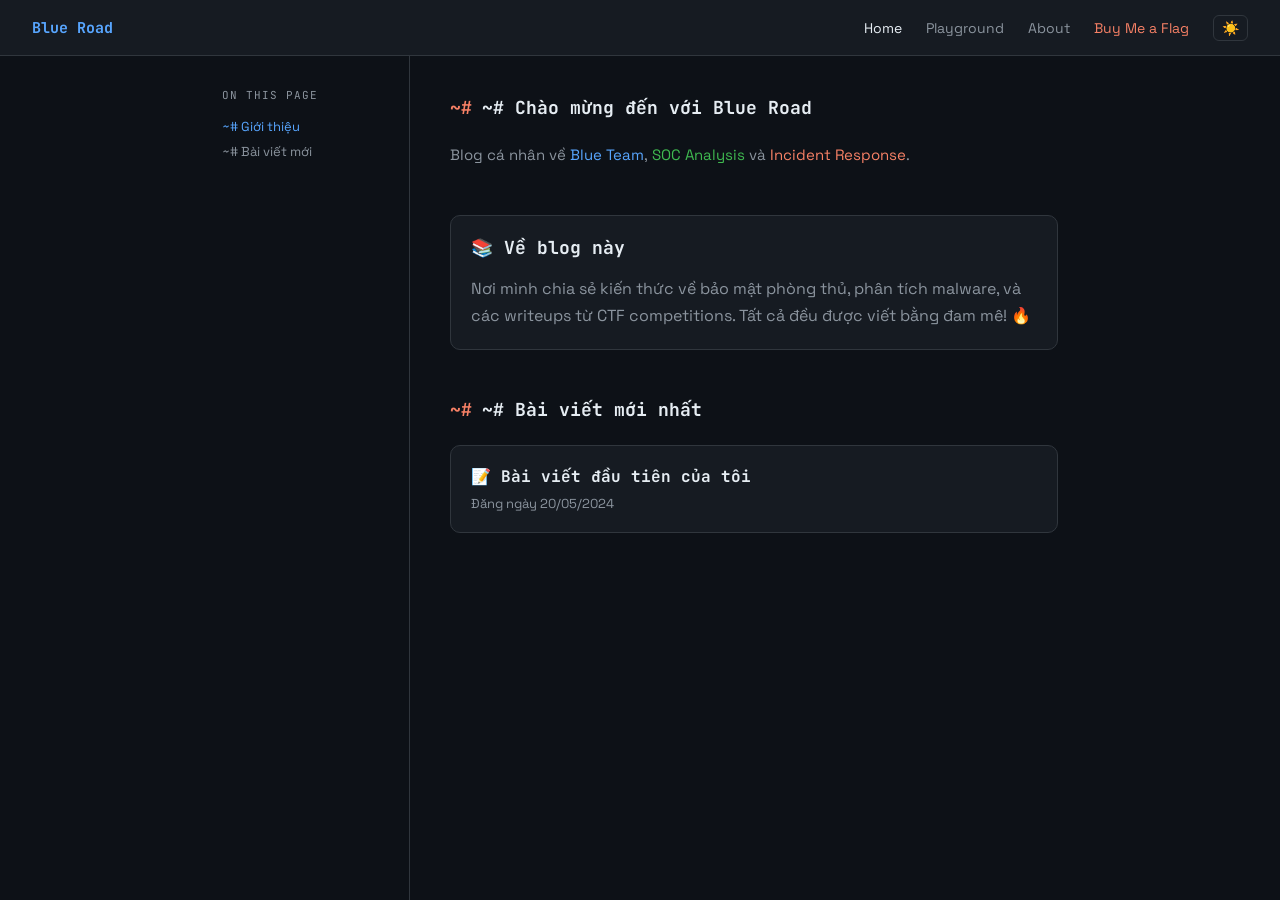
<file: index.html>
<!DOCTYPE html>
<html lang="vi" data-theme="dark">
<head>
    <meta charset="UTF-8">
    <meta name="viewport" content="width=device-width, initial-scale=1.0">
    <title>Blue Road - Security Blog</title>
    <link rel="stylesheet" href="style.css">
</head>
<body>
    <nav>
        <div class="nav-brand">Blue Road</div>
        <ul class="nav-links">
            <li><a href="index.html" class="active">Home</a></li>
            <li><a href="playground/index.html">Playground</a></li>
            <li><a href="about/index.html">About</a></li>
            <li><a href="#" class="flag">Buy Me a Flag </a></li>
            <li><button class="theme-btn" id="theme-btn" onclick="toggleTheme()">☀️</button></li>
        </ul>
    </nav>

    <div class="layout">
        <!-- SIDEBAR (Giữ nguyên phong cách On This Page) -->
        <aside class="sidebar">
            <div class="sidebar-section">
                <div class="sidebar-label">ON THIS PAGE</div>
                <a href="#intro" class="sidebar-link active">~# Giới thiệu</a>
                <a href="#latest" class="sidebar-link">~# Bài viết mới</a>
            </div>
        </aside>

        <!-- NỘI DUNG CHÍNH (Đã xóa phần CTF Results) -->
        <main class="main">
            <div id="intro" style="margin-bottom: 3rem;">
                <h1 class="section-heading">~# Chào mừng đến với Blue Road</h1>
                <p style="color: var(--muted); line-height: 1.6; font-size: 15px;">
                    Blog cá nhân về <span style="color: var(--blue);">Blue Team</span>, 
                    <span style="color: var(--green);">SOC Analysis</span> và 
                    <span style="color: var(--accent);">Incident Response</span>.
                </p>
            </div>

            <div class="card" style="margin-bottom: 3rem;">
                <h2 style="font-family: var(--font-mono); font-size: 18px; margin-bottom: 1rem; color: var(--text);">
                    📚 Về blog này
                </h2>
                <p style="color: var(--muted); line-height: 1.7;">
                    Nơi mình chia sẻ kiến thức về bảo mật phòng thủ, phân tích malware, 
                    và các writeups từ CTF competitions. Tất cả đều được viết bằng đam mê! 🔥
                </p>
            </div>

            <div id="latest">
                <h2 class="section-heading">~# Bài viết mới nhất</h2>
                
                <div class="card" style="margin-bottom: 1rem;">
                    <h3 style="font-family: var(--font-mono); font-size: 16px; margin-bottom: 0.5rem;">
                        <a href="#" style="color: var(--text);">📝 Bài viết đầu tiên của tôi</a>
                    </h3>
                    <p style="color: var(--muted); font-size: 13px;">Đăng ngày 20/05/2024</p>
                </div>
            </div>
        </main>
    </div>

    <script src="main.js"></script>
</body>
</html>
</file>
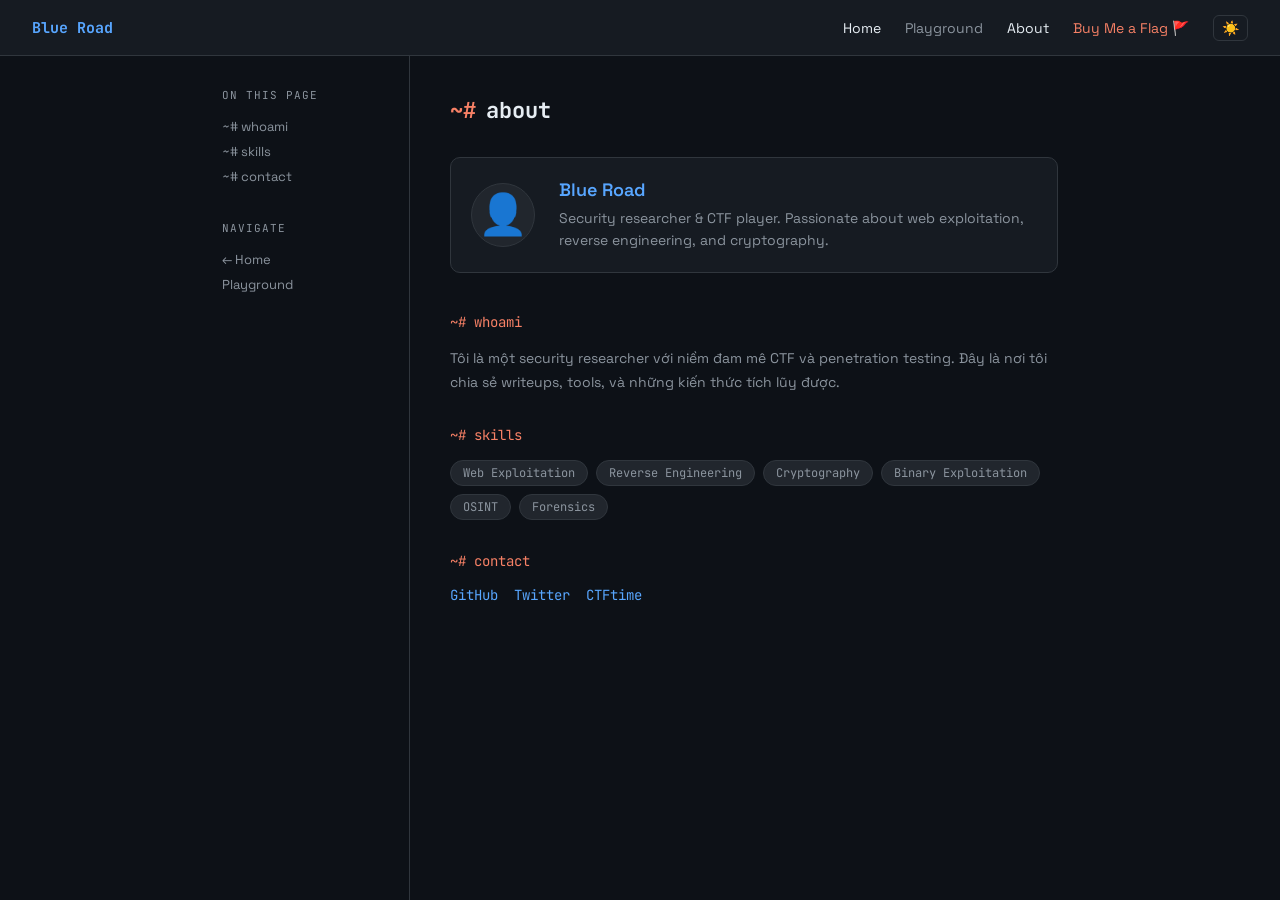
<file: about/index.html>
<!DOCTYPE html>
<html lang="vi" data-theme="dark">
<head>
  <meta charset="UTF-8"/>
  <meta name="viewport" content="width=device-width, initial-scale=1.0"/>
  <title>About — Blue Road</title>
  <link rel="stylesheet" href="../style.css"/>
  <style>
    .about-card { display:flex; align-items:center; gap:1.5rem; margin-bottom:2.5rem; }
    .avatar { font-size:2.5rem; width:64px; height:64px; display:flex; align-items:center; justify-content:center; background:var(--bg3); border-radius:50%; flex-shrink:0; border:1px solid var(--border); }
    .about-name { font-size:18px; font-weight:600; color:var(--blue); margin-bottom:6px; }
    .about-bio { font-size:14px; color:var(--muted); line-height:1.6; }
    .about-section { margin-bottom:2rem; }
    .about-sub { font-family:var(--font-mono); font-size:14px; color:var(--accent); margin-bottom:1rem; }
    .about-text { font-size:14px; color:var(--muted); line-height:1.7; }
    .skills { display:flex; flex-wrap:wrap; gap:8px; }
    .skill { background:var(--bg3); border:1px solid var(--border); border-radius:20px; padding:4px 12px; font-family:var(--font-mono); font-size:12px; color:var(--muted); }
    .contacts { display:flex; gap:1rem; flex-wrap:wrap; }
    .contact-link { color:var(--blue); font-size:14px; font-family:var(--font-mono); }
    .contact-link:hover { text-decoration:underline; }
  </style>
</head>
<body>

<nav>
  <a href="../index.html" class="nav-brand">Blue Road</a>
  <ul class="nav-links">
    <li><a href="../index.html">Home</a></li>
    <li><a href="../playground/index.html">Playground</a></li>
    <li><a href="../about/index.html" class="active">About</a></li>
    <li><a href="#" class="flag">Buy Me a Flag 🚩</a></li>
    <li><button class="theme-btn" id="theme-btn" onclick="toggleTheme()">☀️</button></li>
  </ul>
</nav>

<div class="layout">
  <aside class="sidebar">
    <div class="sidebar-section">
      <div class="sidebar-label">on this page</div>
      <a class="sidebar-link" href="#whoami">~# whoami</a>
      <a class="sidebar-link" href="#skills">~# skills</a>
      <a class="sidebar-link" href="#contact">~# contact</a>
    </div>
    <div class="sidebar-section">
      <div class="sidebar-label">navigate</div>
      <a class="sidebar-link" href="../index.html">← Home</a>
      <a class="sidebar-link" href="../playground/index.html">Playground</a>
    </div>
  </aside>

  <main class="main">
    <h1 class="section-heading" style="font-size:22px;margin-bottom:2rem">about</h1>

    <div class="about-card card">
      <div class="avatar">👤</div>
      <div>
        <div class="about-name">Blue Road</div>
        <div class="about-bio">Security researcher & CTF player. Passionate about web exploitation, reverse engineering, and cryptography.</div>
      </div>
    </div>

    <div class="about-section" id="whoami">
      <div class="about-sub">~# whoami</div>
      <p class="about-text">Tôi là một security researcher với niềm đam mê CTF và penetration testing. Đây là nơi tôi chia sẻ writeups, tools, và những kiến thức tích lũy được.</p>
    </div>

    <div class="about-section" id="skills">
      <div class="about-sub">~# skills</div>
      <div class="skills">
        <span class="skill">Web Exploitation</span>
        <span class="skill">Reverse Engineering</span>
        <span class="skill">Cryptography</span>
        <span class="skill">Binary Exploitation</span>
        <span class="skill">OSINT</span>
        <span class="skill">Forensics</span>
      </div>
    </div>

    <div class="about-section" id="contact">
      <div class="about-sub">~# contact</div>
      <div class="contacts">
        <a href="#" class="contact-link">GitHub</a>
        <a href="#" class="contact-link">Twitter</a>
        <a href="#" class="contact-link">CTFtime</a>
      </div>
    </div>
  </main>
</div>

<script src="../main.js"></script>
</body>
</html>
</file>
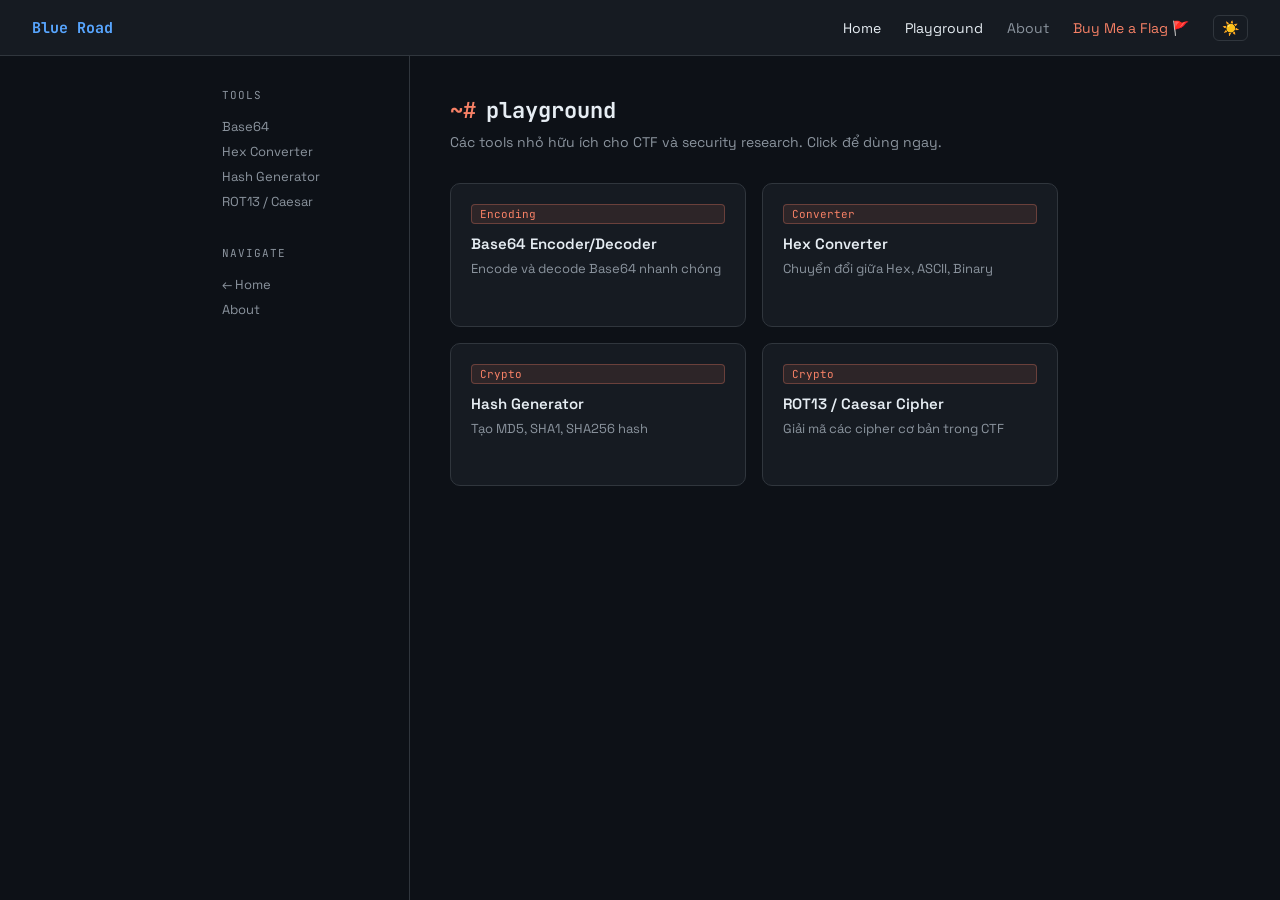
<file: playground/index.html>
<!DOCTYPE html>
<html lang="vi" data-theme="dark">
<head>
  <meta charset="UTF-8"/>
  <meta name="viewport" content="width=device-width, initial-scale=1.0"/>
  <title>Playground — Blue Road</title>
  <link rel="stylesheet" href="../style.css"/>
  <style>
    .pg-desc { color:var(--muted); font-size:14px; margin-bottom:2rem; }
    .tools-grid { display:grid; grid-template-columns:1fr 1fr; gap:1rem; margin-bottom:3rem; }
    .tool-card { background:var(--bg2); border:1px solid var(--border); border-radius:10px; padding:1.25rem; cursor:pointer; transition:border-color .2s, transform .15s; display:flex; flex-direction:column; gap:6px; }
    .tool-card:hover { border-color:var(--blue); transform:translateY(-2px); }
    .tool-tag { font-family:var(--font-mono); font-size:11px; color:var(--accent); background:rgba(247,129,102,.1); border:1px solid rgba(247,129,102,.3); border-radius:4px; padding:2px 8px; display:inline-block; margin-bottom:4px; }
    .tool-name { font-size:15px; font-weight:600; color:var(--text); }
    .tool-desc { font-size:13px; color:var(--muted); line-height:1.5; }
    .tool-arrow { font-size:16px; color:var(--blue); align-self:flex-end; opacity:0; transition:opacity .2s; }
    .tool-card:hover .tool-arrow { opacity:1; }
    /* Tool area */
    .tool-area { background:var(--bg2); border:1px solid var(--border); border-radius:10px; padding:1.5rem; margin-top:2rem; display:none; }
    .tool-area.active { display:block; }
    .tool-area h3 { font-family:var(--font-mono); font-size:15px; color:var(--accent); margin-bottom:1rem; }
    textarea, input[type=text] { width:100%; background:var(--bg3); border:1px solid var(--border); border-radius:6px; padding:.75rem; color:var(--text); font-family:var(--font-mono); font-size:13px; resize:vertical; outline:none; margin-bottom:.75rem; }
    textarea:focus, input[type=text]:focus { border-color:var(--blue); }
    .tool-btn { background:var(--blue); color:#fff; border:none; border-radius:6px; padding:6px 16px; font-size:13px; cursor:pointer; margin-right:8px; font-family:var(--font-body); transition:opacity .2s; }
    .tool-btn:hover { opacity:.85; }
    .tool-btn.secondary { background:var(--bg3); color:var(--text); border:1px solid var(--border); }
    .tool-output { background:var(--bg); border:1px solid var(--border); border-radius:6px; padding:.75rem; font-family:var(--font-mono); font-size:13px; color:var(--green); min-height:48px; margin-top:.75rem; word-break:break-all; }
    @media(max-width:520px) { .tools-grid { grid-template-columns:1fr; } }
  </style>
</head>
<body>

<nav>
  <a href="../index.html" class="nav-brand">Blue Road</a>
  <ul class="nav-links">
    <li><a href="../index.html">Home</a></li>
    <li><a href="../playground/index.html" class="active">Playground</a></li>
    <li><a href="../about/index.html">About</a></li>
    <li><a href="#" class="flag">Buy Me a Flag 🚩</a></li>
    <li><button class="theme-btn" id="theme-btn" onclick="toggleTheme()">☀️</button></li>
  </ul>
</nav>

<div class="layout">
  <aside class="sidebar">
    <div class="sidebar-section">
      <div class="sidebar-label">tools</div>
      <a class="sidebar-link" href="#" onclick="showTool('base64')">Base64</a>
      <a class="sidebar-link" href="#" onclick="showTool('hex')">Hex Converter</a>
      <a class="sidebar-link" href="#" onclick="showTool('hash')">Hash Generator</a>
      <a class="sidebar-link" href="#" onclick="showTool('rot13')">ROT13 / Caesar</a>
    </div>
    <div class="sidebar-section">
      <div class="sidebar-label">navigate</div>
      <a class="sidebar-link" href="../index.html">← Home</a>
      <a class="sidebar-link" href="../about/index.html">About</a>
    </div>
  </aside>

  <main class="main">
    <h1 class="section-heading" style="font-size:22px;margin-bottom:.5rem">playground</h1>
    <p class="pg-desc">Các tools nhỏ hữu ích cho CTF và security research. Click để dùng ngay.</p>

    <div class="tools-grid">
      <div class="tool-card" onclick="showTool('base64')">
        <span class="tool-tag">Encoding</span>
        <div class="tool-name">Base64 Encoder/Decoder</div>
        <div class="tool-desc">Encode và decode Base64 nhanh chóng</div>
        <span class="tool-arrow">→</span>
      </div>
      <div class="tool-card" onclick="showTool('hex')">
        <span class="tool-tag">Converter</span>
        <div class="tool-name">Hex Converter</div>
        <div class="tool-desc">Chuyển đổi giữa Hex, ASCII, Binary</div>
        <span class="tool-arrow">→</span>
      </div>
      <div class="tool-card" onclick="showTool('hash')">
        <span class="tool-tag">Crypto</span>
        <div class="tool-name">Hash Generator</div>
        <div class="tool-desc">Tạo MD5, SHA1, SHA256 hash</div>
        <span class="tool-arrow">→</span>
      </div>
      <div class="tool-card" onclick="showTool('rot13')">
        <span class="tool-tag">Crypto</span>
        <div class="tool-name">ROT13 / Caesar Cipher</div>
        <div class="tool-desc">Giải mã các cipher cơ bản trong CTF</div>
        <span class="tool-arrow">→</span>
      </div>
    </div>

    <!-- BASE64 -->
    <div class="tool-area" id="tool-base64">
      <h3>~# base64</h3>
      <textarea id="b64-input" rows="3" placeholder="Nhập text..."></textarea>
      <div>
        <button class="tool-btn" onclick="b64encode()">Encode</button>
        <button class="tool-btn secondary" onclick="b64decode()">Decode</button>
      </div>
      <div class="tool-output" id="b64-output">// output sẽ hiện ở đây</div>
    </div>

    <!-- HEX -->
    <div class="tool-area" id="tool-hex">
      <h3>~# hex converter</h3>
      <textarea id="hex-input" rows="3" placeholder="Nhập text hoặc hex (vd: 48 65 6c 6c 6f)..."></textarea>
      <div>
        <button class="tool-btn" onclick="toHex()">Text → Hex</button>
        <button class="tool-btn secondary" onclick="fromHex()">Hex → Text</button>
      </div>
      <div class="tool-output" id="hex-output">// output sẽ hiện ở đây</div>
    </div>

    <!-- HASH -->
    <div class="tool-area" id="tool-hash">
      <h3>~# hash generator</h3>
      <textarea id="hash-input" rows="3" placeholder="Nhập text cần hash..."></textarea>
      <div>
        <button class="tool-btn" onclick="genHash('SHA-1')">SHA-1</button>
        <button class="tool-btn" onclick="genHash('SHA-256')">SHA-256</button>
        <button class="tool-btn secondary" onclick="genHash('SHA-512')">SHA-512</button>
      </div>
      <div class="tool-output" id="hash-output">// output sẽ hiện ở đây</div>
    </div>

    <!-- ROT13 -->
    <div class="tool-area" id="tool-rot13">
      <h3>~# rot13 / caesar</h3>
      <textarea id="rot-input" rows="3" placeholder="Nhập text..."></textarea>
      <div style="display:flex;align-items:center;gap:8px;margin-bottom:.75rem">
        <label style="font-size:13px;color:var(--muted)">Shift:</label>
        <input type="text" id="rot-shift" value="13" style="width:60px;margin:0"/>
      </div>
      <div>
        <button class="tool-btn" onclick="rotCipher()">Encode / Decode</button>
      </div>
      <div class="tool-output" id="rot-output">// output sẽ hiện ở đây</div>
    </div>
  </main>
</div>

<script src="../main.js"></script>
<script>
function showTool(id) {
  document.querySelectorAll('.tool-area').forEach(el => el.classList.remove('active'));
  const el = document.getElementById('tool-' + id);
  if (el) { el.classList.add('active'); el.scrollIntoView({ behavior: 'smooth', block: 'nearest' }); }
}

function b64encode() {
  try { document.getElementById('b64-output').textContent = btoa(unescape(encodeURIComponent(document.getElementById('b64-input').value))); }
  catch(e) { document.getElementById('b64-output').textContent = 'Error: ' + e.message; }
}
function b64decode() {
  try { document.getElementById('b64-output').textContent = decodeURIComponent(escape(atob(document.getElementById('b64-input').value))); }
  catch(e) { document.getElementById('b64-output').textContent = 'Error: invalid base64'; }
}

function toHex() {
  const t = document.getElementById('hex-input').value;
  document.getElementById('hex-output').textContent = Array.from(t).map(c => c.charCodeAt(0).toString(16).padStart(2,'0')).join(' ');
}
function fromHex() {
  try {
    const h = document.getElementById('hex-input').value.replace(/\s/g,'');
    document.getElementById('hex-output').textContent = h.match(/.{1,2}/g).map(b => String.fromCharCode(parseInt(b,16))).join('');
  } catch(e) { document.getElementById('hex-output').textContent = 'Error: invalid hex'; }
}

async function genHash(algo) {
  const text = document.getElementById('hash-input').value;
  const buf = await crypto.subtle.digest(algo, new TextEncoder().encode(text));
  document.getElementById('hash-output').textContent = Array.from(new Uint8Array(buf)).map(b=>b.toString(16).padStart(2,'0')).join('');
}

function rotCipher() {
  const text = document.getElementById('rot-input').value;
  const shift = parseInt(document.getElementById('rot-shift').value) || 13;
  const result = text.replace(/[a-zA-Z]/g, c => {
    const base = c <= 'Z' ? 65 : 97;
    return String.fromCharCode((c.charCodeAt(0) - base + shift) % 26 + base);
  });
  document.getElementById('rot-output').textContent = result;
}
</script>
</body>
</html>
</file>
<file: style.css>
@import url('https://fonts.googleapis.com/css2?family=JetBrains+Mono:wght@400;500;700&family=Space+Grotesk:wght@300;400;500;600&display=swap');

:root {
  --bg: #0d1117; --bg2: #161b22; --bg3: #21262d;
  --border: #30363d; --text: #e6edf3; --muted: #8b949e;
  --accent: #f78166; --green: #3fb950; --gold: #d29922; --blue: #58a6ff;
  --font-mono: 'JetBrains Mono', monospace;
  --font-body: 'Space Grotesk', sans-serif;
}
[data-theme="light"] {
  --bg: #ffffff; --bg2: #f6f8fa; --bg3: #eaeef2;
  --border: #d0d7de; --text: #1f2328; --muted: #656d76;
  --accent: #cf222e; --green: #1a7f37; --gold: #9a6700; --blue: #0969da;
}
* { margin: 0; padding: 0; box-sizing: border-box; }
html, body { transition: background .2s, color .2s; }
body { background: var(--bg); color: var(--text); font-family: var(--font-body); min-height: 100vh; }
a { text-decoration: none; color: inherit; }

/* NAV */
nav {
  background: var(--bg2); border-bottom: 1px solid var(--border);
  padding: 0 2rem; display: flex; align-items: center;
  justify-content: space-between; height: 56px;
  position: sticky; top: 0; z-index: 100;
}
.nav-brand { font-family: var(--font-mono); font-size: 15px; font-weight: 700; color: var(--blue); }
.nav-links { display: flex; align-items: center; gap: 1.5rem; list-style: none; }
.nav-links a { color: var(--muted); font-size: 14px; transition: color .2s; }
.nav-links a:hover, .nav-links a.active { color: var(--text); }
.nav-links .flag { color: var(--accent) !important; }
.theme-btn {
  background: none; border: 1px solid var(--border); border-radius: 6px;
  padding: 4px 8px; cursor: pointer; font-size: 14px; transition: border-color .2s;
}
.theme-btn:hover { border-color: var(--muted); }

/* LAYOUT */
.layout { display: grid; grid-template-columns: 220px 1fr; max-width: 900px; margin: 0 auto; }

/* SIDEBAR */
.sidebar {
  border-right: 1px solid var(--border); padding: 2rem 1.5rem 2rem 2rem;
  position: sticky; top: 56px; height: calc(100vh - 56px); overflow-y: auto;
}
.sidebar-section { margin-bottom: 2rem; }
.sidebar-label {
  font-family: var(--font-mono); font-size: 11px; color: var(--muted);
  text-transform: uppercase; letter-spacing: 1px; margin-bottom: .75rem;
}
.sidebar-link { display: block; padding: 4px 0; font-size: 13px; color: var(--muted); transition: color .2s; }
.sidebar-link:hover { color: var(--text); }
.sidebar-link.active { color: var(--blue); }
.sidebar::-webkit-scrollbar { width: 3px; }
.sidebar::-webkit-scrollbar-thumb { background: var(--border); }

/* MAIN */
.main { padding: 2.5rem 2rem 2.5rem 2.5rem; min-height: calc(100vh - 56px); }

/* HEADINGS */
.section-heading {
  font-family: var(--font-mono); font-size: 18px; font-weight: 700;
  margin-bottom: 1.5rem; display: flex; align-items: center; gap: 10px; color: var(--text);
}
.section-heading::before { content: '~#'; color: var(--accent); }

/* TABLE */
.ctf-section { margin-bottom: 3rem; }
.ctf-table { width: 100%; border-collapse: collapse; }
.ctf-table th {
  text-align: left; font-size: 12px; color: var(--muted);
  font-weight: 400; padding: 6px 12px; border-bottom: 1px solid var(--border);
}
.ctf-table td { padding: 10px 12px; font-size: 14px; border-bottom: 1px solid var(--border); }
.ctf-table tr:last-child td { border-bottom: none; }
.ctf-link { color: var(--blue); font-family: var(--font-mono); font-size: 13px; }
.ctf-link:hover { text-decoration: underline; }
.ctf-name { font-size: 13px; }
.ctf-type { color: var(--muted); font-size: 13px; }
.pos { font-family: var(--font-mono); font-size: 13px; font-weight: 700; }
.pos-gold { color: var(--gold); }
.pos-first { color: var(--green); }
.pos-other { color: var(--muted); font-weight: 400; }

/* BACK LINK */
.back-link {
  font-family: var(--font-mono); font-size: 13px; color: var(--muted);
  display: inline-block; margin-bottom: 1.5rem; transition: color .2s;
}
.back-link:hover { color: var(--blue); }

/* CARDS */
.card {
  background: var(--bg2); border: 1px solid var(--border);
  border-radius: 10px; padding: 1.25rem; transition: border-color .2s, transform .15s;
}
.card:hover { border-color: var(--blue); transform: translateY(-2px); }

/* BADGES */
.badge {
  background: var(--bg3); border: 1px solid var(--border); border-radius: 20px;
  padding: 4px 12px; font-family: var(--font-mono); font-size: 12px; color: var(--muted);
  display: inline-block;
}

@media (max-width: 680px) {
  .layout { grid-template-columns: 1fr; }
  .sidebar { display: none; }
  .main { padding: 1.5rem 1rem; }
}
</file>
